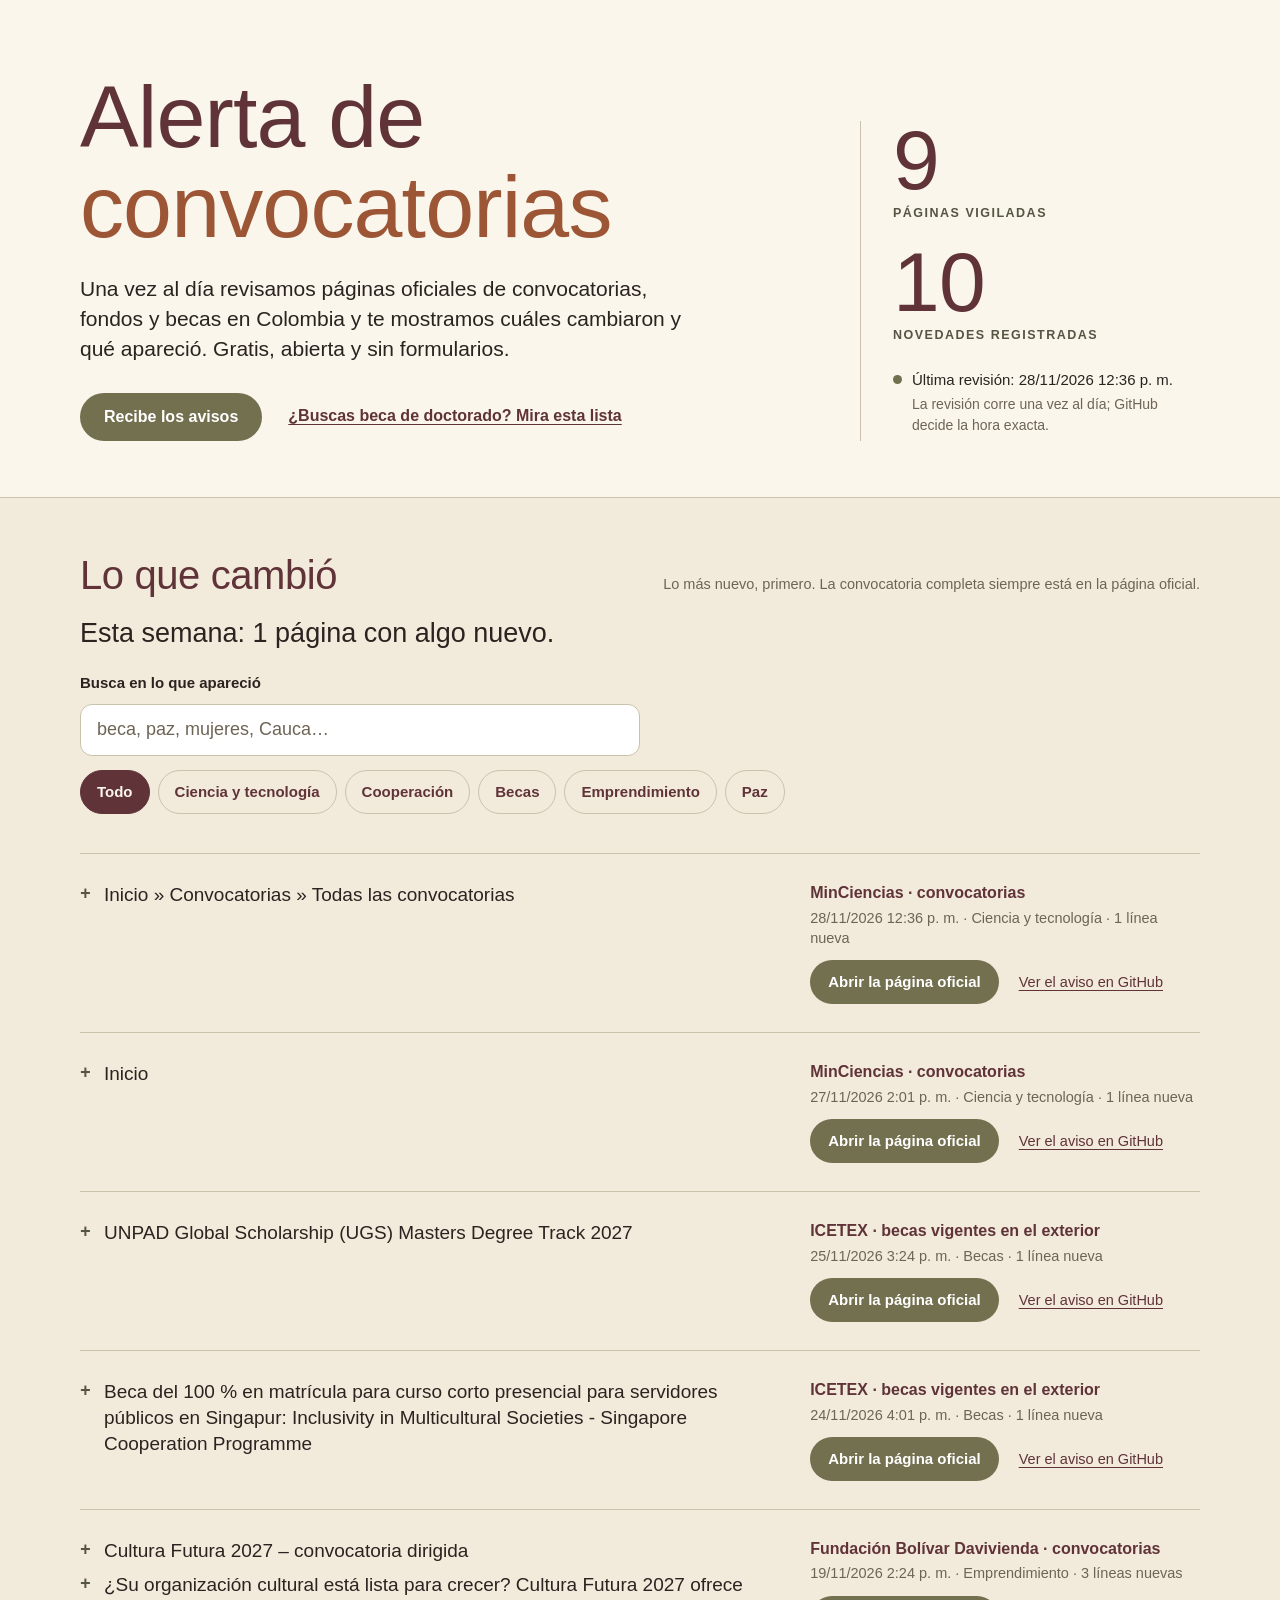
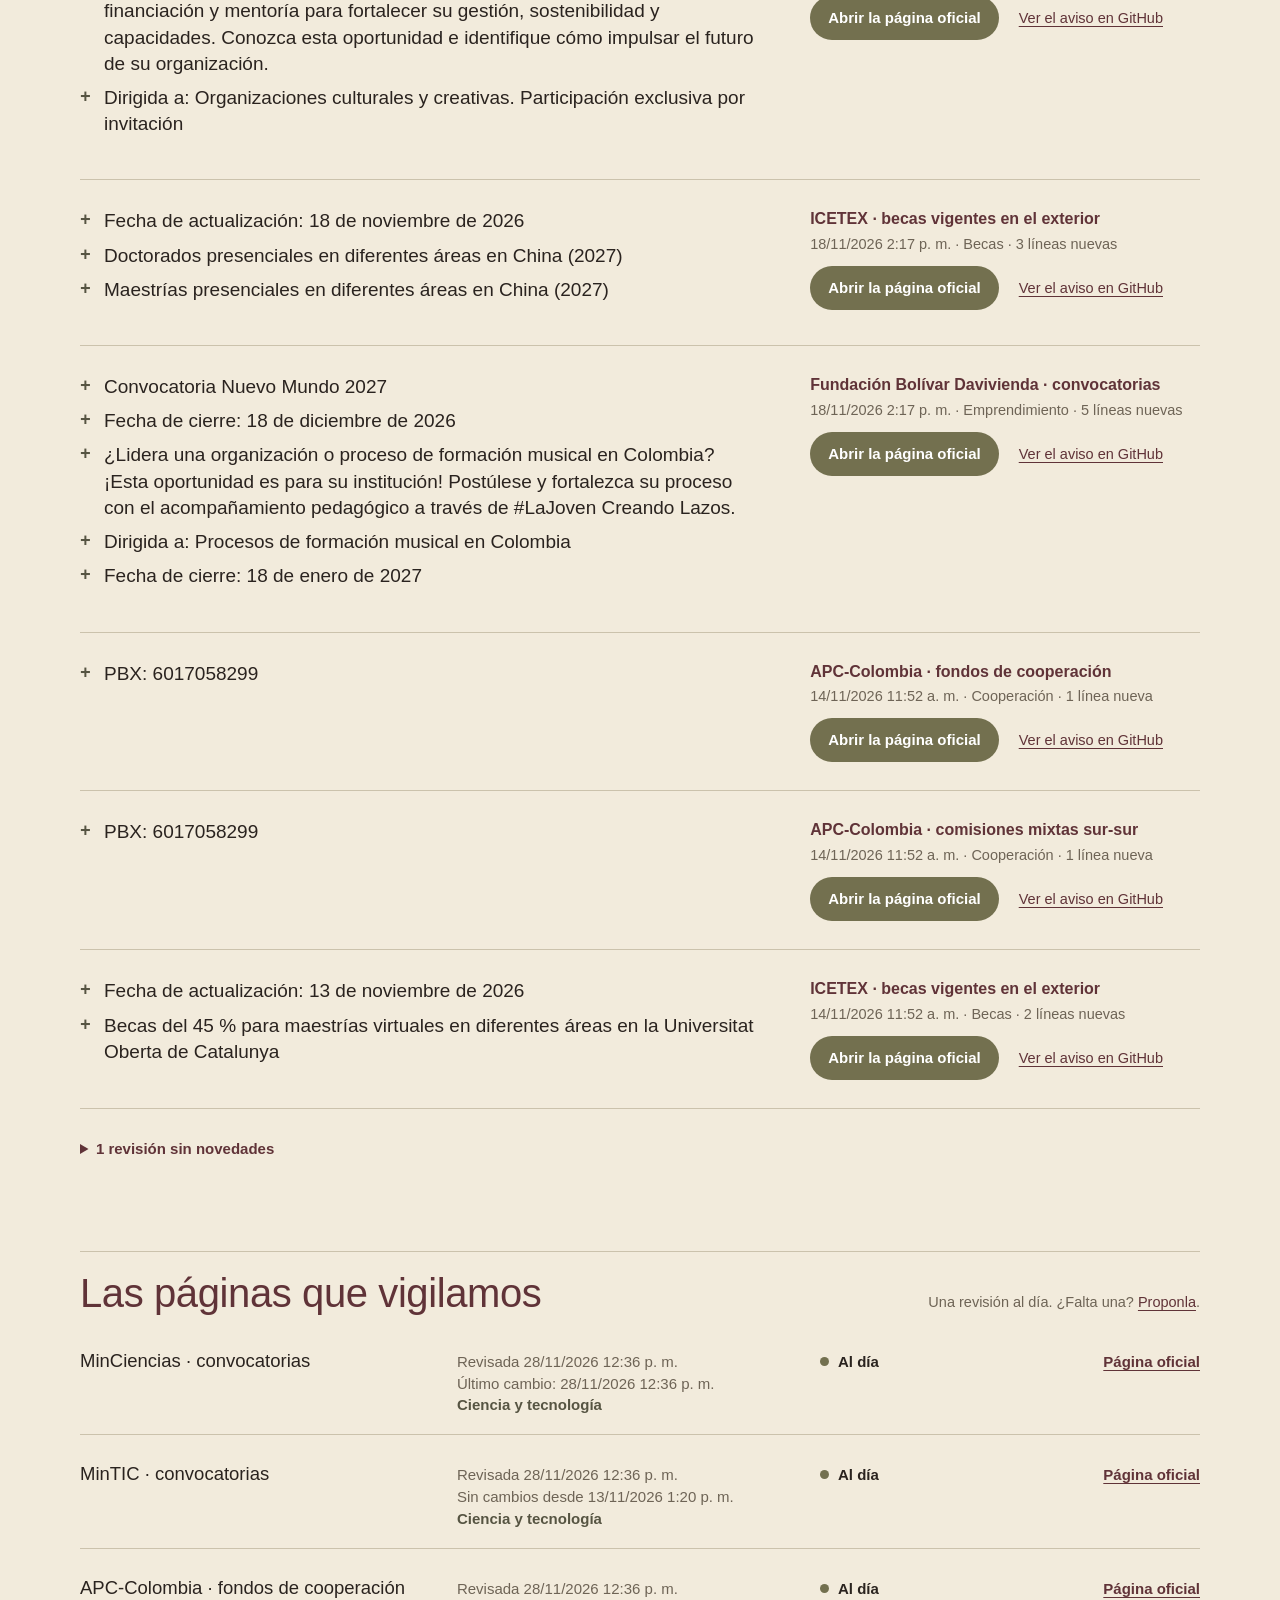
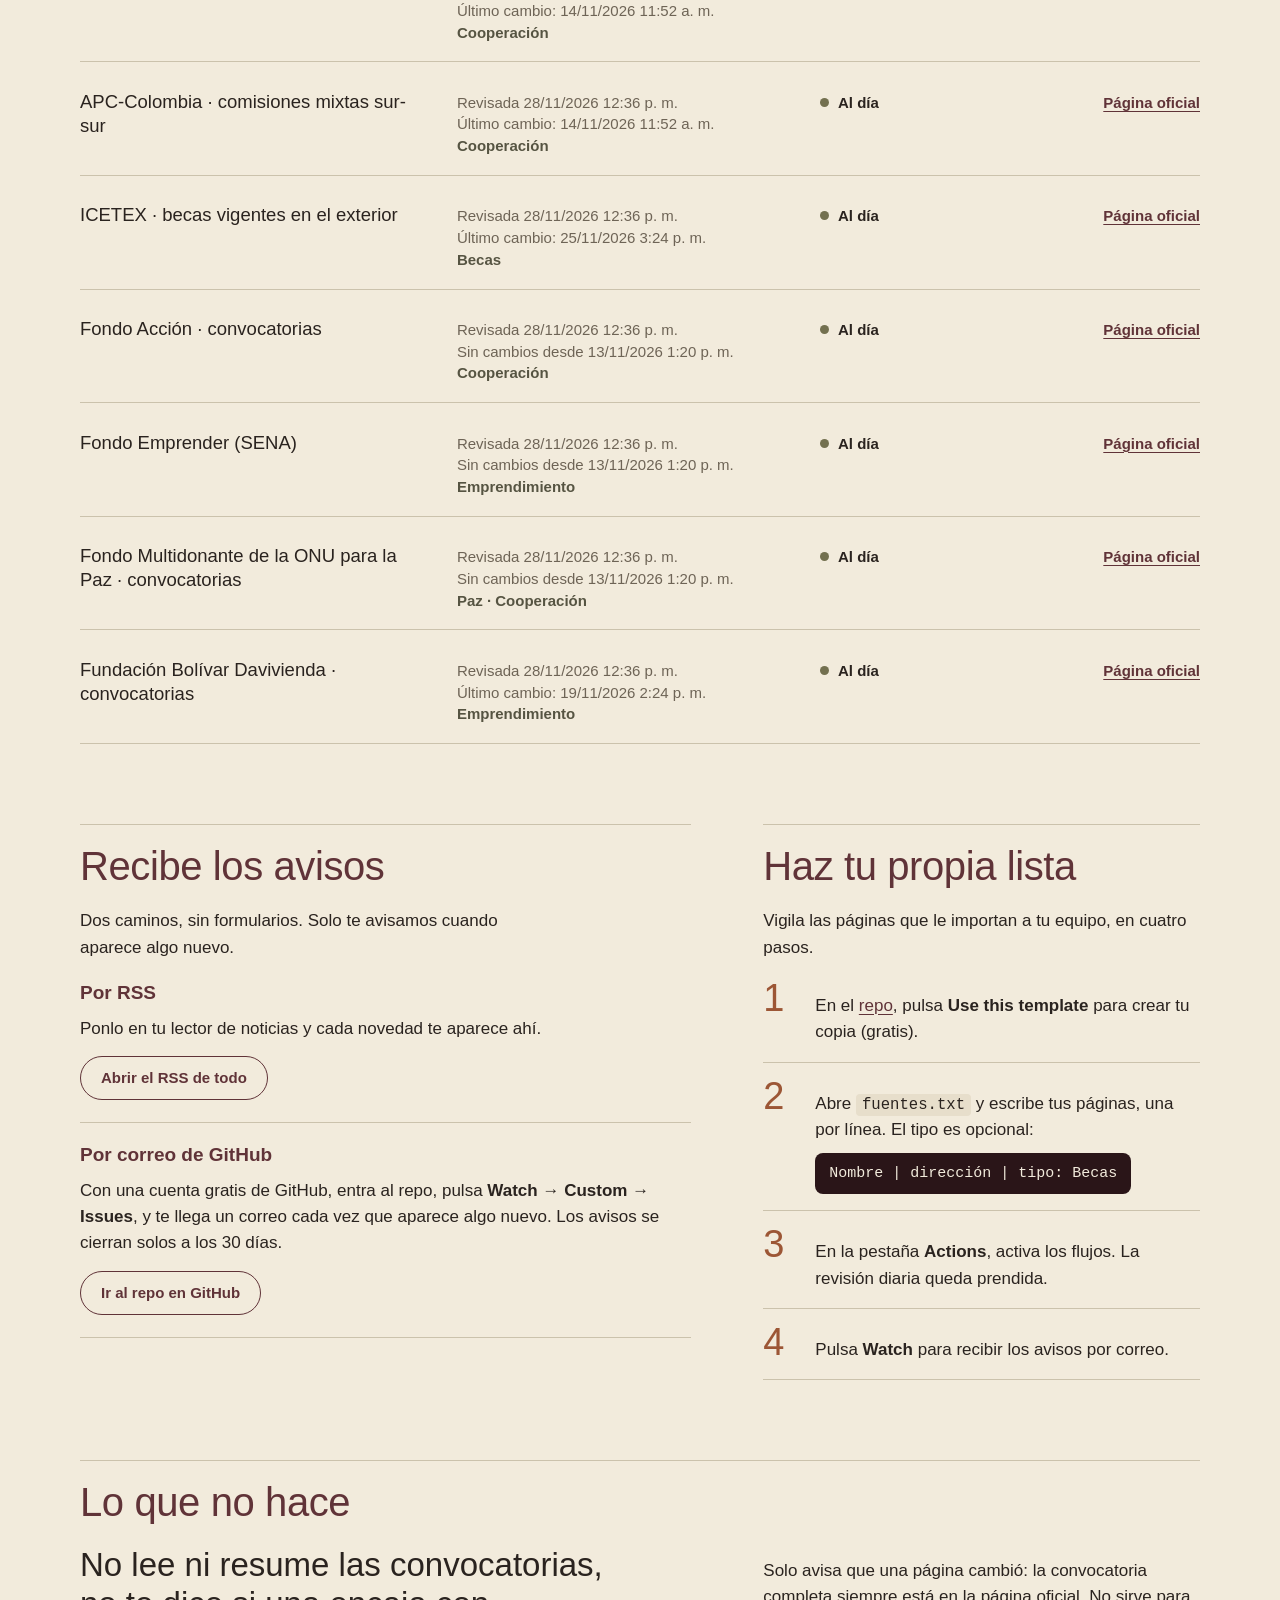
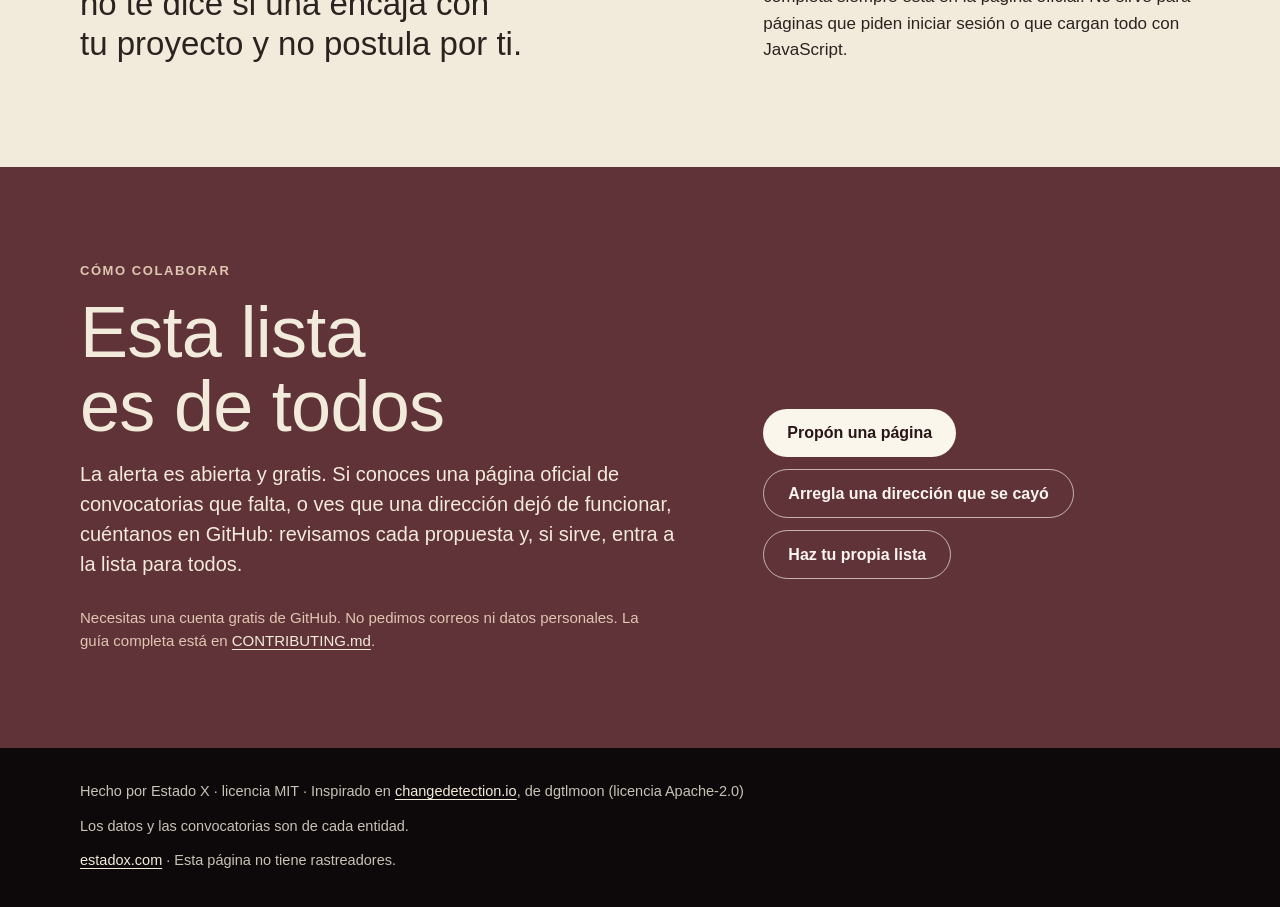
<file: index.html>
<!DOCTYPE html>
<html lang="es">
<head>
<meta charset="utf-8">
<meta name="viewport" content="width=device-width, initial-scale=1, viewport-fit=cover">
<meta name="version" content="2">
<title>Alerta de convocatorias · Estado X</title>
<meta name="description" content="Una vez al día revisamos páginas oficiales de convocatorias, fondos y becas en Colombia y te mostramos cuáles cambiaron y qué apareció. Busca y filtra lo nuevo. Gratis, abierta y sin formularios.">
<meta name="color-scheme" content="light">
<meta name="theme-color" content="#f2ebdc">
<link rel="canonical" href="https://estado-x.github.io/alerta-convocatorias-colombia/">
<meta property="og:type" content="website">
<meta property="og:locale" content="es_CO">
<meta property="og:site_name" content="Alerta de convocatorias · Estado X">
<meta property="og:url" content="https://estado-x.github.io/alerta-convocatorias-colombia/">
<meta property="og:title" content="Alerta de convocatorias">
<meta property="og:description" content="Una vez al día revisamos páginas oficiales de convocatorias, fondos y becas en Colombia y te mostramos cuáles cambiaron y qué apareció. Busca y filtra lo nuevo. Gratis y abierta.">
<meta property="og:image" content="https://estado-x.github.io/alerta-convocatorias-colombia/docs/compartir.png?v=2">
<meta property="og:image:width" content="1200">
<meta property="og:image:height" content="630">
<meta property="og:image:alt" content="Alerta de convocatorias: una vez al día revisamos páginas oficiales de convocatorias, fondos y becas en Colombia. Herramienta abierta y gratis de Estado X.">
<meta name="twitter:card" content="summary_large_image">
<meta name="twitter:title" content="Alerta de convocatorias">
<meta name="twitter:description" content="Una vez al día revisamos páginas oficiales de convocatorias, fondos y becas en Colombia y te mostramos cuáles cambiaron y qué apareció.">
<meta name="twitter:image" content="https://estado-x.github.io/alerta-convocatorias-colombia/docs/compartir.png?v=2">
<link rel="alternate" type="application/atom+xml" title="Alerta de convocatorias · Estado X" href="data/feed.xml">
<link rel="icon" href="assets/favicon.svg" type="image/svg+xml">
<link rel="stylesheet" href="assets/estilos.css">
</head>
<body>
<a class="saltar" href="#cambios">Ir a lo que cambió</a>

<header class="cab">
  <div class="contenedor cab__in">
    <div class="cab__texto">
      <h1>Alerta de <em>convocatorias</em></h1>
      <p class="bajada">Una vez al día revisamos páginas oficiales de convocatorias, fondos y becas en Colombia y te mostramos cuáles cambiaron y qué apareció. Gratis, abierta y sin formularios.</p>
      <div class="cab__accion">
        <a class="boton" href="#avisos">Recibe los avisos</a>
        <a class="enlace-fuerte" href="doctorado/">¿Buscas beca de doctorado? Mira esta lista</a>
      </div>
    </div>
    <div class="pulso">
      <dl class="pulso__cifras">
        <div><dt>Páginas vigiladas</dt><dd id="n-fuentes">–</dd></div>
        <div><dt>Novedades registradas</dt><dd id="n-cambios">–</dd></div>
      </dl>
      <div class="pulso__rev">
        <p><span class="punto" id="punto-general" aria-hidden="true"></span><span>Última revisión: <span id="ultima-revision">cargando…</span></span></p>
        <p class="nota">La revisión corre una vez al día; GitHub decide la hora exacta.</p>
      </div>
    </div>
  </div>
</header>

<main>
  <div class="contenedor cuerpo">

    <section class="seccion" id="cambios" aria-labelledby="t-cambios">
      <div class="seccion__cab">
        <h2 id="t-cambios">Lo que cambió</h2>
        <p class="nota">Lo más nuevo, primero. La convocatoria completa siempre está en la página oficial.</p>
      </div>
      <p class="resumen" id="resumen-semana"></p>
      <form class="filtros" id="form-buscar" role="search" aria-label="Buscar en lo que apareció">
        <label class="filtros__etiqueta" for="buscar">Busca en lo que apareció</label>
        <input class="filtros__campo" id="buscar" type="search" name="buscar" maxlength="80" autocomplete="off" spellcheck="false" placeholder="beca, paz, mujeres, Cauca…">
        <div class="chips" id="filtro-tipos" role="group" aria-label="Filtra por tipo" hidden></div>
        <p class="filtros__cuenta" id="cuenta-filtro" aria-live="polite"></p>
      </form>
      <div id="lista-cambios" aria-busy="true">
        <p class="aviso">Cargando los cambios…</p>
      </div>
      <div id="sin-novedades" hidden></div>
    </section>

    <section class="seccion" id="paginas" aria-labelledby="t-paginas">
      <div class="seccion__cab">
        <h2 id="t-paginas">Las páginas que vigilamos</h2>
        <p class="nota">Una revisión al día. ¿Falta una? <a href="#colaborar">Proponla</a>.</p>
      </div>
      <div id="lista-fuentes" aria-busy="true">
        <p class="aviso">Cargando las páginas…</p>
      </div>
    </section>

    <noscript><p class="aviso aviso--error">Esta página necesita JavaScript para mostrar el estado de hoy y para buscar. Los avisos también llegan por el RSS: data/feed.xml</p></noscript>

    <div class="dos">
      <section class="seccion" id="avisos" aria-labelledby="t-avisos">
        <div class="seccion__cab"><h2 id="t-avisos">Recibe los avisos</h2></div>
        <p class="entrada">Dos caminos, sin formularios. Solo te avisamos cuando aparece algo nuevo.</p>
        <ol class="caminos">
          <li class="camino">
            <h3>Por RSS</h3>
            <p>Ponlo en tu lector de noticias y cada novedad te aparece ahí.</p>
            <p><a class="boton boton--linea" href="data/feed.xml">Abrir el RSS de todo</a></p>
            <div class="rss-tipos" id="rss-tipos" hidden><p class="nota">O solo un tipo:</p></div>
          </li>
          <li class="camino">
            <h3>Por correo de GitHub</h3>
            <p>Con una cuenta gratis de GitHub, entra al repo, pulsa <span class="tecla">Watch</span> → <span class="tecla">Custom</span> → <span class="tecla">Issues</span>, y te llega un correo cada vez que aparece algo nuevo. Los avisos se cierran solos a los 30 días.</p>
            <p><a class="boton boton--linea" href="https://github.com/Estado-X/alerta-convocatorias-colombia" target="_blank" rel="noopener">Ir al repo en GitHub</a></p>
          </li>
        </ol>
      </section>

      <section class="seccion" id="lista" aria-labelledby="t-lista">
        <div class="seccion__cab"><h2 id="t-lista">Haz tu propia lista</h2></div>
        <p class="entrada">Vigila las páginas que le importan a tu equipo, en cuatro pasos.</p>
        <ol class="pasos">
          <li class="paso"><span class="paso__num" aria-hidden="true">1</span><p><span class="sr">1. </span>En el <a href="https://github.com/Estado-X/alerta-convocatorias-colombia" target="_blank" rel="noopener">repo</a>, pulsa <span class="tecla">Use this template</span> para crear tu copia (gratis).</p></li>
          <li class="paso"><span class="paso__num" aria-hidden="true">2</span><div><p><span class="sr">2. </span>Abre <code>fuentes.txt</code> y escribe tus páginas, una por línea. El tipo es opcional:</p><p class="ejemplo"><code>Nombre | dirección | tipo: Becas</code></p></div></li>
          <li class="paso"><span class="paso__num" aria-hidden="true">3</span><p><span class="sr">3. </span>En la pestaña <span class="tecla">Actions</span>, activa los flujos. La revisión diaria queda prendida.</p></li>
          <li class="paso"><span class="paso__num" aria-hidden="true">4</span><p><span class="sr">4. </span>Pulsa <span class="tecla">Watch</span> para recibir los avisos por correo.</p></li>
        </ol>
      </section>
    </div>

    <section class="seccion limites" aria-labelledby="t-no">
      <div class="seccion__cab"><h2 id="t-no">Lo que no hace</h2></div>
      <div class="limites__texto">
        <p class="limites__uno">No lee ni resume las convocatorias, no te dice si una encaja con tu proyecto y no postula por ti.</p>
        <p>Solo avisa que una página cambió: la convocatoria completa siempre está en la página oficial. No sirve para páginas que piden iniciar sesión o que cargan todo con JavaScript.</p>
      </div>
    </section>

  </div>

  <section class="colaborar oscuro" id="colaborar" aria-labelledby="t-colaborar">
    <div class="contenedor colaborar__in">
      <div class="colaborar__texto">
        <p class="kicker">Cómo colaborar</p>
        <h2 id="t-colaborar">Esta lista es de todos</h2>
        <p>La alerta es abierta y gratis. Si conoces una página oficial de convocatorias que falta, o ves que una dirección dejó de funcionar, cuéntanos en GitHub: revisamos cada propuesta y, si sirve, entra a la lista para todos.</p>
      </div>
      <ul class="colaborar__acciones">
        <li><a class="boton boton--claro" href="https://github.com/Estado-X/alerta-convocatorias-colombia/issues/new?template=proponer-pagina.yml" target="_blank" rel="noopener">Propón una página</a></li>
        <li><a class="boton boton--borde-claro" href="https://github.com/Estado-X/alerta-convocatorias-colombia/issues/new?template=direccion-caida.yml" target="_blank" rel="noopener">Arregla una dirección que se cayó</a></li>
        <li><a class="boton boton--borde-claro" href="#lista">Haz tu propia lista</a></li>
      </ul>
      <p class="colaborar__nota">Necesitas una cuenta gratis de GitHub. No pedimos correos ni datos personales. La guía completa está en <a href="https://github.com/Estado-X/alerta-convocatorias-colombia/blob/main/CONTRIBUTING.md" target="_blank" rel="noopener">CONTRIBUTING.md</a>.</p>
    </div>
  </section>
</main>

<footer class="pie oscuro">
  <div class="contenedor pie__in">
    <p>Hecho por Estado X · licencia MIT · Inspirado en <a href="https://github.com/dgtlmoon/changedetection.io" target="_blank" rel="noopener">changedetection.io</a>, de dgtlmoon (licencia Apache-2.0)</p>
    <p>Los datos y las convocatorias son de cada entidad.</p>
    <p><a href="https://estadox.com" target="_blank" rel="noopener">estadox.com</a> · Esta página no tiene rastreadores.</p>
  </div>
</footer>

<script src="assets/filtros.js" defer></script>
<script src="assets/alerta.js" defer></script>
</body>
</html>
</file>
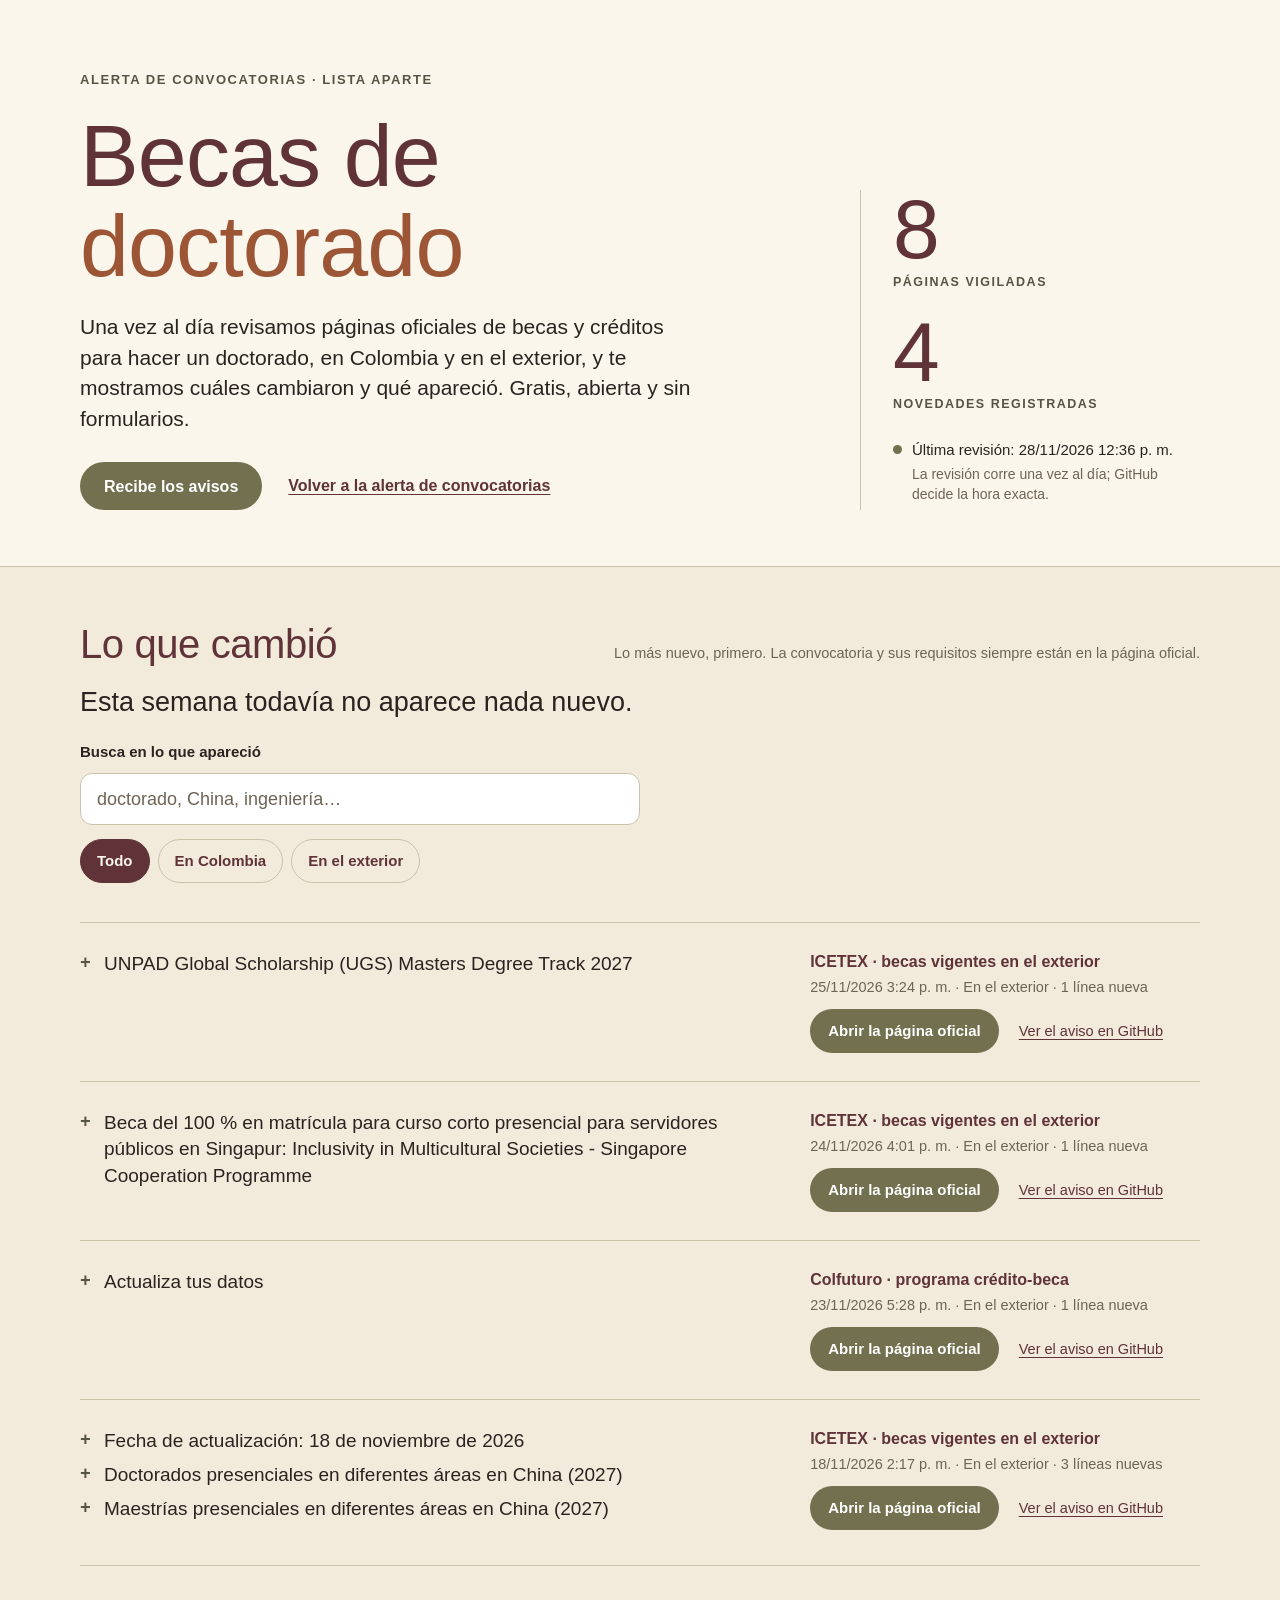
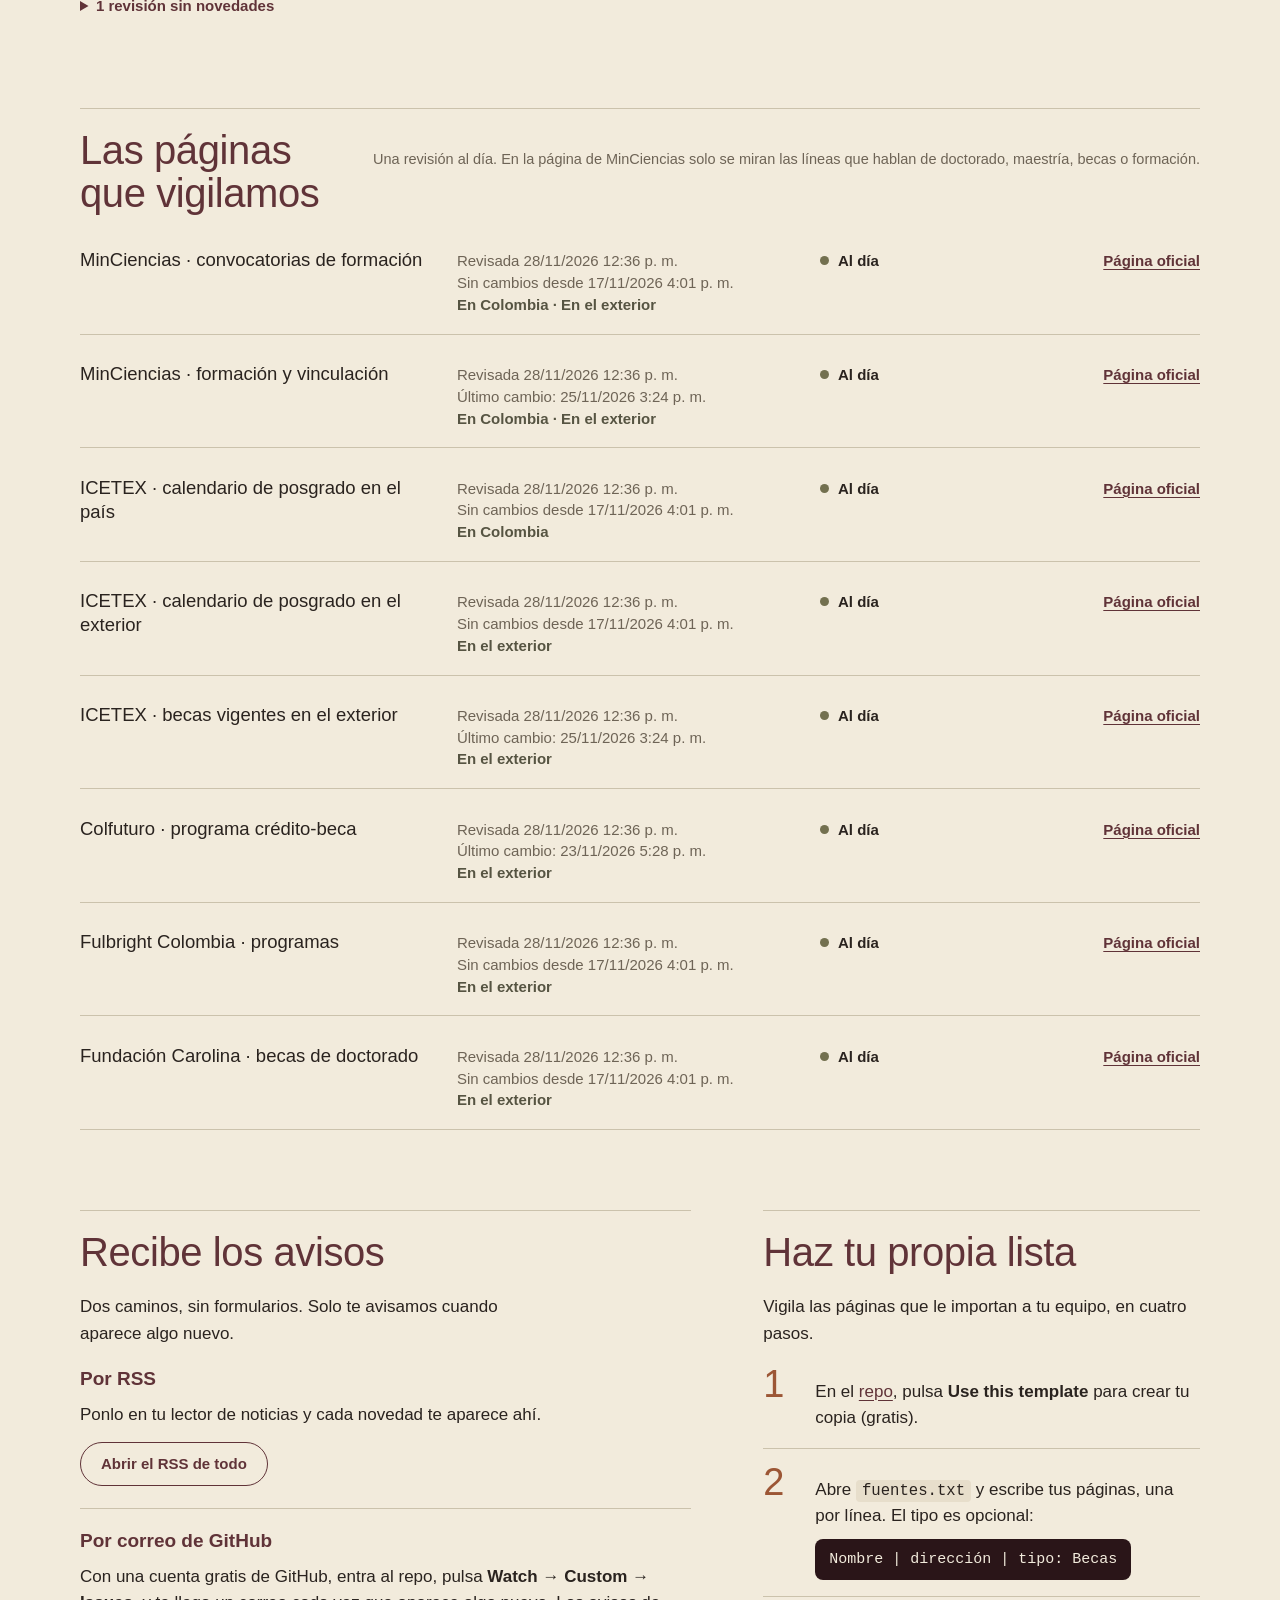
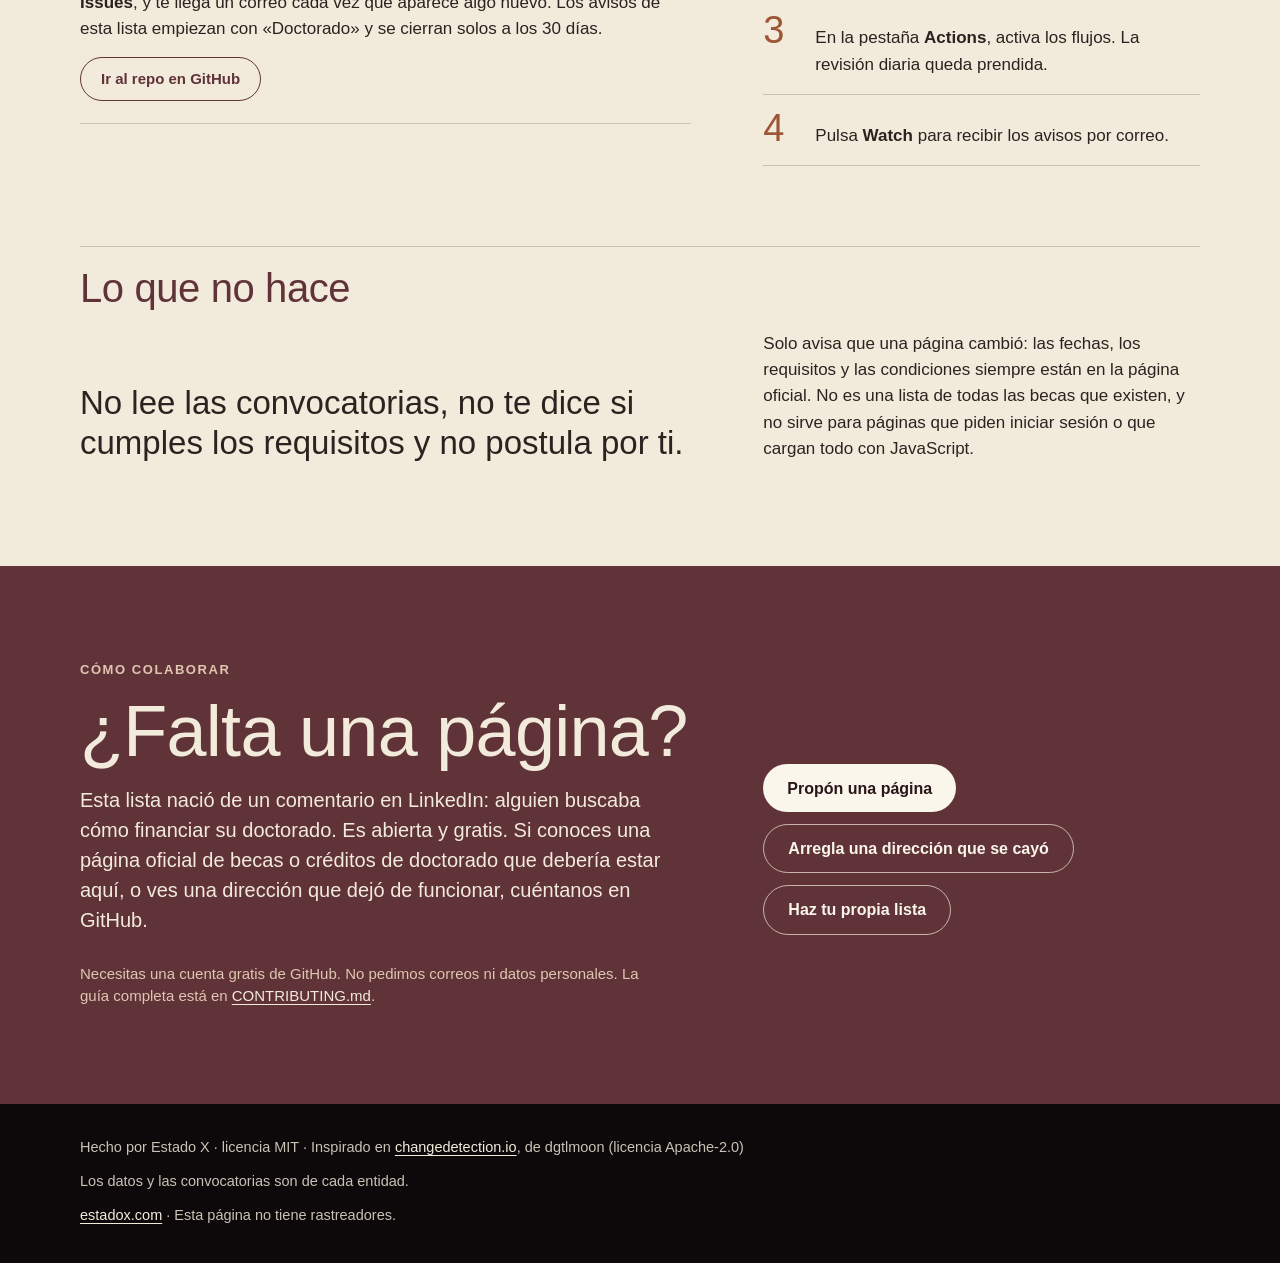
<file: doctorado/index.html>
<!DOCTYPE html>
<html lang="es">
<head>
<meta charset="utf-8">
<meta name="viewport" content="width=device-width, initial-scale=1, viewport-fit=cover">
<meta name="version" content="2">
<title>Becas de doctorado · Alerta de convocatorias · Estado X</title>
<meta name="description" content="Una vez al día revisamos páginas oficiales de becas y créditos para hacer un doctorado, en Colombia y en el exterior, y te mostramos cuáles cambiaron y qué apareció. Gratis, abierta y sin formularios.">
<meta name="color-scheme" content="light">
<meta name="theme-color" content="#f2ebdc">
<link rel="canonical" href="https://estado-x.github.io/alerta-convocatorias-colombia/doctorado/">
<meta property="og:type" content="website">
<meta property="og:locale" content="es_CO">
<meta property="og:site_name" content="Alerta de convocatorias · Estado X">
<meta property="og:url" content="https://estado-x.github.io/alerta-convocatorias-colombia/doctorado/">
<meta property="og:title" content="Becas de doctorado · Alerta de convocatorias">
<meta property="og:description" content="Una vez al día revisamos páginas oficiales de becas y créditos para hacer un doctorado, en Colombia y en el exterior, y te mostramos cuáles cambiaron y qué apareció. Gratis y abierta.">
<meta property="og:image" content="https://estado-x.github.io/alerta-convocatorias-colombia/docs/compartir.png?v=2">
<meta property="og:image:width" content="1200">
<meta property="og:image:height" content="630">
<meta property="og:image:alt" content="Alerta de convocatorias: una vez al día revisamos páginas oficiales de convocatorias, fondos y becas en Colombia. Herramienta abierta y gratis de Estado X.">
<meta name="twitter:card" content="summary_large_image">
<meta name="twitter:title" content="Becas de doctorado · Alerta de convocatorias">
<meta name="twitter:description" content="Una vez al día revisamos páginas oficiales de becas y créditos para hacer un doctorado, en Colombia y en el exterior, y te mostramos cuáles cambiaron.">
<meta name="twitter:image" content="https://estado-x.github.io/alerta-convocatorias-colombia/docs/compartir.png?v=2">
<link rel="alternate" type="application/atom+xml" title="Becas de doctorado · Estado X" href="../data/doctorado/feed.xml">
<link rel="icon" href="../assets/favicon.svg" type="image/svg+xml">
<link rel="stylesheet" href="../assets/estilos.css">
</head>
<body data-datos="../data/doctorado/" data-fuentes="../fuentes-doctorado.txt">
<a class="saltar" href="#cambios">Ir a lo que cambió</a>

<header class="cab">
  <div class="contenedor cab__in">
    <div class="cab__texto">
      <p class="kicker">Alerta de convocatorias · lista aparte</p>
      <h1>Becas de <em>doctorado</em></h1>
      <p class="bajada">Una vez al día revisamos páginas oficiales de becas y créditos para hacer un doctorado, en Colombia y en el exterior, y te mostramos cuáles cambiaron y qué apareció. Gratis, abierta y sin formularios.</p>
      <div class="cab__accion">
        <a class="boton" href="#avisos">Recibe los avisos</a>
        <a class="enlace-fuerte" href="../">Volver a la alerta de convocatorias</a>
      </div>
    </div>
    <div class="pulso">
      <dl class="pulso__cifras">
        <div><dt>Páginas vigiladas</dt><dd id="n-fuentes">–</dd></div>
        <div><dt>Novedades registradas</dt><dd id="n-cambios">–</dd></div>
      </dl>
      <div class="pulso__rev">
        <p><span class="punto" id="punto-general" aria-hidden="true"></span><span>Última revisión: <span id="ultima-revision">cargando…</span></span></p>
        <p class="nota">La revisión corre una vez al día; GitHub decide la hora exacta.</p>
      </div>
    </div>
  </div>
</header>

<main>
  <div class="contenedor cuerpo">

    <section class="seccion" id="cambios" aria-labelledby="t-cambios">
      <div class="seccion__cab">
        <h2 id="t-cambios">Lo que cambió</h2>
        <p class="nota">Lo más nuevo, primero. La convocatoria y sus requisitos siempre están en la página oficial.</p>
      </div>
      <p class="resumen" id="resumen-semana"></p>
      <form class="filtros" id="form-buscar" role="search" aria-label="Buscar en lo que apareció">
        <label class="filtros__etiqueta" for="buscar">Busca en lo que apareció</label>
        <input class="filtros__campo" id="buscar" type="search" name="buscar" maxlength="80" autocomplete="off" spellcheck="false" placeholder="doctorado, China, ingeniería…">
        <div class="chips" id="filtro-tipos" role="group" aria-label="Filtra por dónde se estudia" hidden></div>
        <p class="filtros__cuenta" id="cuenta-filtro" aria-live="polite"></p>
      </form>
      <div id="lista-cambios" aria-busy="true">
        <p class="aviso">Cargando los cambios…</p>
      </div>
      <div id="sin-novedades" hidden></div>
    </section>

    <section class="seccion" id="paginas" aria-labelledby="t-paginas">
      <div class="seccion__cab">
        <h2 id="t-paginas">Las páginas que vigilamos</h2>
        <p class="nota">Una revisión al día. En la página de MinCiencias solo se miran las líneas que hablan de doctorado, maestría, becas o formación.</p>
      </div>
      <div id="lista-fuentes" aria-busy="true">
        <p class="aviso">Cargando las páginas…</p>
      </div>
    </section>

    <noscript><p class="aviso aviso--error">Esta página necesita JavaScript para mostrar el estado de hoy y para buscar. Los avisos también llegan por el RSS: data/doctorado/feed.xml</p></noscript>

    <div class="dos">
      <section class="seccion" id="avisos" aria-labelledby="t-avisos">
        <div class="seccion__cab"><h2 id="t-avisos">Recibe los avisos</h2></div>
        <p class="entrada">Dos caminos, sin formularios. Solo te avisamos cuando aparece algo nuevo.</p>
        <ol class="caminos">
          <li class="camino">
            <h3>Por RSS</h3>
            <p>Ponlo en tu lector de noticias y cada novedad te aparece ahí.</p>
            <p><a class="boton boton--linea" href="../data/doctorado/feed.xml">Abrir el RSS de todo</a></p>
            <div class="rss-tipos" id="rss-tipos" hidden><p class="nota">O solo una parte:</p></div>
          </li>
          <li class="camino">
            <h3>Por correo de GitHub</h3>
            <p>Con una cuenta gratis de GitHub, entra al repo, pulsa <span class="tecla">Watch</span> → <span class="tecla">Custom</span> → <span class="tecla">Issues</span>, y te llega un correo cada vez que aparece algo nuevo. Los avisos de esta lista empiezan con «Doctorado» y se cierran solos a los 30 días.</p>
            <p><a class="boton boton--linea" href="https://github.com/Estado-X/alerta-convocatorias-colombia" target="_blank" rel="noopener">Ir al repo en GitHub</a></p>
          </li>
        </ol>
      </section>

      <section class="seccion" id="lista" aria-labelledby="t-lista">
        <div class="seccion__cab"><h2 id="t-lista">Haz tu propia lista</h2></div>
        <p class="entrada">Vigila las páginas que le importan a tu equipo, en cuatro pasos.</p>
        <ol class="pasos">
          <li class="paso"><span class="paso__num" aria-hidden="true">1</span><p><span class="sr">1. </span>En el <a href="https://github.com/Estado-X/alerta-convocatorias-colombia" target="_blank" rel="noopener">repo</a>, pulsa <span class="tecla">Use this template</span> para crear tu copia (gratis).</p></li>
          <li class="paso"><span class="paso__num" aria-hidden="true">2</span><div><p><span class="sr">2. </span>Abre <code>fuentes.txt</code> y escribe tus páginas, una por línea. El tipo es opcional:</p><p class="ejemplo"><code>Nombre | dirección | tipo: Becas</code></p></div></li>
          <li class="paso"><span class="paso__num" aria-hidden="true">3</span><p><span class="sr">3. </span>En la pestaña <span class="tecla">Actions</span>, activa los flujos. La revisión diaria queda prendida.</p></li>
          <li class="paso"><span class="paso__num" aria-hidden="true">4</span><p><span class="sr">4. </span>Pulsa <span class="tecla">Watch</span> para recibir los avisos por correo.</p></li>
        </ol>
      </section>
    </div>

    <section class="seccion limites" aria-labelledby="t-no">
      <div class="seccion__cab"><h2 id="t-no">Lo que no hace</h2></div>
      <div class="limites__texto">
        <p class="limites__uno">No lee las convocatorias, no te dice si cumples los requisitos y no postula por ti.</p>
        <p>Solo avisa que una página cambió: las fechas, los requisitos y las condiciones siempre están en la página oficial. No es una lista de todas las becas que existen, y no sirve para páginas que piden iniciar sesión o que cargan todo con JavaScript.</p>
      </div>
    </section>

  </div>

  <section class="colaborar oscuro" id="colaborar" aria-labelledby="t-colaborar">
    <div class="contenedor colaborar__in">
      <div class="colaborar__texto">
        <p class="kicker">Cómo colaborar</p>
        <h2 id="t-colaborar">¿Falta una página?</h2>
        <p>Esta lista nació de un comentario en LinkedIn: alguien buscaba cómo financiar su doctorado. Es abierta y gratis. Si conoces una página oficial de becas o créditos de doctorado que debería estar aquí, o ves una dirección que dejó de funcionar, cuéntanos en GitHub.</p>
      </div>
      <ul class="colaborar__acciones">
        <li><a class="boton boton--claro" href="https://github.com/Estado-X/alerta-convocatorias-colombia/issues/new?template=proponer-pagina.yml" target="_blank" rel="noopener">Propón una página</a></li>
        <li><a class="boton boton--borde-claro" href="https://github.com/Estado-X/alerta-convocatorias-colombia/issues/new?template=direccion-caida.yml" target="_blank" rel="noopener">Arregla una dirección que se cayó</a></li>
        <li><a class="boton boton--borde-claro" href="#lista">Haz tu propia lista</a></li>
      </ul>
      <p class="colaborar__nota">Necesitas una cuenta gratis de GitHub. No pedimos correos ni datos personales. La guía completa está en <a href="https://github.com/Estado-X/alerta-convocatorias-colombia/blob/main/CONTRIBUTING.md" target="_blank" rel="noopener">CONTRIBUTING.md</a>.</p>
    </div>
  </section>
</main>

<footer class="pie oscuro">
  <div class="contenedor pie__in">
    <p>Hecho por Estado X · licencia MIT · Inspirado en <a href="https://github.com/dgtlmoon/changedetection.io" target="_blank" rel="noopener">changedetection.io</a>, de dgtlmoon (licencia Apache-2.0)</p>
    <p>Los datos y las convocatorias son de cada entidad.</p>
    <p><a href="https://estadox.com" target="_blank" rel="noopener">estadox.com</a> · Esta página no tiene rastreadores.</p>
  </div>
</footer>

<script src="../assets/filtros.js" defer></script>
<script src="../assets/alerta.js" defer></script>
</body>
</html>
</file>
<file: assets/estilos.css>
/* Alerta de convocatorias · Estado X
   Carril editorial (crema) y un solo bloque de color (vino) para colaborar.
   Colores del design system de Estado X. La letra usa la pila de respaldo del sistema:
   la licencia de Neue Haas es de escritorio y no cubre páginas publicadas. */
:root {
  --marfil: #f2ebdc; --marfil-050: #faf6ec; --marfil-200: #e7decb;
  --vino: #603338; --vino-700: #4a272b; --vino-profundo: #2a1518; --negro-calido: #0d090a;
  --cobre: #9c5635; --cobre-osc: #7e4329; --cobre-claro: #c98f63; --arena: #dfc6b1;
  --oliva: #73704f; --oliva-700: #565442; --cadmio: #ffff55;
  --tinta: #2a231f; --muted: #6e6456;
  --borde: #e7decb; --borde-fuerte: #cbc2ac;
  --titulo: "Inter", "Helvetica Neue", Helvetica, Arial, sans-serif;
  --sans: "Helvetica Neue", Helvetica, Arial, sans-serif;
  --mono: ui-monospace, "Cascadia Mono", "SF Mono", Menlo, Consolas, monospace;
  --r-sm: 8px; --r-md: 12px;
  --ease: cubic-bezier(.22, 1, .36, 1);
  color-scheme: light;
}

* { box-sizing: border-box; }
html { -webkit-text-size-adjust: 100%; scroll-behavior: smooth; }
body { margin: 0; background: var(--marfil); color: var(--tinta); font: 400 17px/1.55 var(--sans); overflow-wrap: break-word; }
p, ul, ol, dl, dd, h1, h2, h3 { margin: 0; }
ul, ol { padding: 0; list-style: none; }
a { color: var(--vino); text-underline-offset: 3px; text-decoration-thickness: 1px; }
a:hover { color: var(--cobre-osc); }
[hidden] { display: none !important; }

a:focus-visible, button:focus-visible, summary:focus-visible { outline: 3px solid var(--vino); outline-offset: 3px; border-radius: 4px; }
.boton:focus-visible, .chip:focus-visible { border-radius: 999px; }
.oscuro a:focus-visible { outline-color: var(--arena); }

.sr { position: absolute; width: 1px; height: 1px; overflow: hidden; clip: rect(0 0 0 0); clip-path: inset(50%); white-space: nowrap; }
.saltar { position: absolute; left: 16px; top: -60px; z-index: 5; background: var(--vino); color: var(--marfil); padding: 10px 14px; border-radius: 0 0 var(--r-sm) var(--r-sm); }
.saltar:focus { top: 0; color: var(--marfil); }

.contenedor { max-width: 1160px; margin-inline: auto; padding-inline: max(20px, env(safe-area-inset-left)) max(20px, env(safe-area-inset-right)); }

.kicker { font: 600 13px/1.3 var(--sans); letter-spacing: .12em; text-transform: uppercase; color: var(--oliva-700); }
.nota { font-size: 14.5px; line-height: 1.45; color: var(--muted); }

/* ---------- Cabecera ---------- */
.cab { background: var(--marfil-050); border-bottom: 1px solid var(--borde-fuerte); }
.cab__in { padding-block: 40px 32px; display: grid; gap: 28px; }
.cab__texto { display: grid; gap: 18px; justify-items: start; align-content: start; min-width: 0; }
h1 { font: 300 clamp(36px, 11.5vw, 88px)/1.02 var(--titulo); letter-spacing: -.01em; color: var(--vino); text-wrap: balance; overflow-wrap: normal; }
h1 em { font-style: normal; font-weight: inherit; color: var(--cobre); }
.bajada { font-size: clamp(18px, 2.2vw, 21px); line-height: 1.45; max-width: 54ch; }
.cab__accion { display: flex; flex-wrap: wrap; gap: 14px 26px; align-items: center; margin-top: 6px; width: 100%; }
.enlace-fuerte { font-weight: 600; font-size: 16px; padding-block: 8px; }

.boton {
  display: inline-flex; align-items: center; justify-content: center; text-align: center;
  font: 600 16px/1.2 var(--sans); text-decoration: none;
  min-height: 48px; padding: 14px 24px; border-radius: 999px; border: 0; cursor: pointer;
  background: var(--oliva); color: #fff;
  transition: background .14s var(--ease), color .14s var(--ease), border-color .14s var(--ease), transform .1s var(--ease);
}
.boton:hover { background: var(--oliva-700); color: #fff; }
.boton:active { transform: scale(.98); }
.boton--claro { background: var(--marfil-050); color: var(--vino-profundo); }
.boton--claro:hover { background: #fff; color: var(--vino-profundo); }
.boton--borde-claro { background: transparent; color: var(--marfil-050); border: 1.5px solid rgba(242, 235, 220, .7); }
.boton--borde-claro:hover { background: var(--marfil-050); color: var(--vino-profundo); }
.boton--linea { background: transparent; color: var(--vino); border: 1.5px solid var(--vino); min-height: 44px; padding: 10px 20px; font-size: 15px; }
.boton--linea:hover { background: var(--vino); color: var(--marfil-050); }
.boton--chico { min-height: 44px; padding: 10px 18px; font-size: 15px; }

/* Pulso: el estado de hoy, en la cabecera */
.pulso { display: grid; gap: 18px; padding-top: 22px; border-top: 1px solid var(--borde-fuerte); min-width: 0; }
.pulso__rev { display: grid; gap: 4px; }
.pulso__rev p:first-child { display: flex; gap: 10px; align-items: baseline; font-size: 15px; line-height: 1.4; }
.pulso__rev .nota { padding-left: 19px; font-size: 14px; }
.pulso__cifras { display: grid; grid-template-columns: repeat(2, minmax(0, 1fr)); gap: 20px; }
.pulso__cifras div { display: flex; flex-direction: column-reverse; justify-content: flex-end; gap: 4px; }
.pulso__cifras dt { font: 600 12.5px/1.3 var(--sans); letter-spacing: .12em; text-transform: uppercase; color: var(--oliva-700); }
.pulso__cifras dd { font: 300 clamp(52px, 13vw, 76px)/.95 var(--titulo); color: var(--vino); letter-spacing: -.01em; font-variant-numeric: tabular-nums; }

.punto { flex: none; display: inline-block; width: 9px; height: 9px; border-radius: 50%; background: var(--borde-fuerte); transform: translateY(-1px); }
.punto--ok, .estado--ok .punto { background: var(--oliva); }
.punto--error, .estado--error .punto { background: transparent; box-shadow: inset 0 0 0 2px var(--cobre); }
.estado--nueva .punto { background: var(--cobre); }

/* ---------- Cuerpo ---------- */
.cuerpo { padding-block: 36px 72px; display: grid; gap: 56px; }
.seccion { min-width: 0; scroll-margin-top: 16px; }
.seccion__cab { display: grid; gap: 6px; padding-top: 20px; border-top: 1px solid var(--borde-fuerte); margin-bottom: 20px; }
.seccion__cab h2 { font: 300 clamp(30px, 4.4vw, 40px)/1.08 var(--titulo); letter-spacing: -.01em; color: var(--vino); text-wrap: balance; }
#cambios .seccion__cab { border-top: 0; padding-top: 0; }
.entrada { margin-bottom: 20px; max-width: 46ch; }

.aviso { padding: 18px 20px; border: 1px dashed var(--borde-fuerte); border-radius: var(--r-md); color: var(--muted); }
.aviso--error { border-style: solid; border-color: var(--cobre); color: var(--tinta); background: var(--marfil-050); }

/* Resumen de la semana, buscador y filtros */
.resumen { font: 300 clamp(22px, 2.8vw, 27px)/1.25 var(--titulo); color: var(--tinta); margin-bottom: 20px; }
.filtros { display: grid; gap: 10px; margin-bottom: 8px; }
.filtros__etiqueta { font-weight: 600; font-size: 15px; }
.filtros__campo {
  width: 100%; max-width: 560px; min-height: 52px; padding: 12px 16px;
  font: 400 18px/1.3 var(--sans); color: var(--tinta);
  background: #fff; border: 1.5px solid var(--borde-fuerte); border-radius: var(--r-md);
  -webkit-appearance: none; appearance: none;
}
.filtros__campo::placeholder { color: var(--muted); opacity: 1; }
.filtros__campo:focus { outline: 3px solid var(--vino); outline-offset: 2px; border-color: var(--vino); }
.chips { display: flex; flex-wrap: wrap; gap: 8px; margin-top: 4px; }
.chip {
  font: 600 15px/1.2 var(--sans); min-height: 44px; padding: 10px 16px; border-radius: 999px; cursor: pointer;
  background: transparent; color: var(--vino); border: 1.5px solid var(--borde-fuerte);
  transition: background .14s var(--ease), color .14s var(--ease), border-color .14s var(--ease);
}
.chip:hover { border-color: var(--vino); }
.chip[aria-pressed="true"] { background: var(--vino); border-color: var(--vino); color: var(--marfil-050); }
.filtros__cuenta { font-size: 15px; color: var(--muted); min-height: 1.4em; }
mark { background: transparent; color: var(--cobre-osc); font-weight: 700; }

/* Estado vacío */
.vacio { display: grid; gap: 12px; justify-items: start; padding: 24px 0; border-top: 1px solid var(--borde-fuerte); }
.vacio__titulo { font: 300 clamp(23px, 3vw, 30px)/1.18 var(--titulo); color: var(--vino); max-width: 30ch; text-wrap: balance; }
.vacio__texto { color: var(--muted); max-width: 56ch; }

/* Cambios: primero lo que apareció, después quién y cuándo */
.cambios { display: grid; border-bottom: 1px solid var(--borde-fuerte); }
.cambio { display: grid; gap: 14px; padding: 24px 0; border-top: 1px solid var(--borde-fuerte); min-width: 0; }
.lineas { display: grid; gap: 8px; }
.lineas li { position: relative; padding-left: 24px; font-size: 19px; line-height: 1.38; color: var(--tinta); overflow-wrap: anywhere; }
.lineas li::before { content: "+"; content: "+" / ""; position: absolute; left: 0; top: 0; font: 600 18px/1.38 var(--mono); color: var(--oliva-700); }
.lineas__mas { padding-left: 24px; font-size: 15px; color: var(--muted); }
.cambio__pie { display: grid; gap: 12px; align-items: end; min-width: 0; }
.cambio__quien { display: grid; gap: 4px; min-width: 0; }
.cambio__nombre { font: 600 16px/1.35 var(--sans); color: var(--vino); }
.cambio__fecha { font-size: 14.5px; line-height: 1.4; color: var(--muted); font-variant-numeric: tabular-nums; }
.cambio__acciones { display: flex; flex-wrap: wrap; gap: 8px 20px; align-items: center; }
.cambio__aviso { display: inline-flex; align-items: center; min-height: 44px; font-size: 14.5px; }
.ver-mas { margin-top: 20px; }

.sin-novedades { margin-top: 18px; font-size: 15px; color: var(--muted); }
.sin-novedades summary { cursor: pointer; font-weight: 600; color: var(--vino); padding-block: 10px; min-height: 44px; }
.sin-novedades .nota { margin-bottom: 8px; }
.sin-novedades__lista { display: grid; gap: 4px; }

/* Páginas vigiladas */
.fuentes { border-bottom: 1px solid var(--borde-fuerte); }
.fuente { display: grid; grid-template-columns: minmax(0, 1fr) auto; column-gap: 16px; row-gap: 4px; padding: 18px 0; border-top: 1px solid var(--borde-fuerte); align-items: baseline; }
.fuente:first-child { border-top: 0; padding-top: 4px; }
.fuente__nombre { grid-column: 1 / -1; font: 500 18.5px/1.3 var(--sans); color: var(--tinta); }
.fuente__datos { grid-column: 1 / -1; min-width: 0; }
.fuente__dato { font-size: 15px; line-height: 1.45; color: var(--muted); font-variant-numeric: tabular-nums; }
.fuente__tipo { color: var(--oliva-700); font-weight: 600; }
.estado { grid-column: 1; display: flex; gap: 9px; align-items: baseline; font-size: 15px; line-height: 1.4; font-weight: 600; color: var(--tinta); margin-top: 8px; }
.estado--error { font-weight: 400; }
.fuente__enlace { grid-column: 2; justify-self: end; align-self: end; display: inline-flex; align-items: center; min-height: 44px; font-size: 15px; font-weight: 600; white-space: nowrap; }
.fuente__enlace--no { color: var(--muted); font-weight: 400; }

/* Avisos y lista propia */
.dos { display: grid; gap: 56px; }
.caminos { display: grid; border-bottom: 1px solid var(--borde-fuerte); }
.camino { display: grid; gap: 10px; justify-items: start; padding: 20px 0 22px; border-top: 1px solid var(--borde-fuerte); }
.camino:first-child { border-top: 0; padding-top: 0; }
.camino h3 { font: 600 19px/1.3 var(--sans); color: var(--vino); }
.camino .boton { margin-top: 4px; }
.rss-tipos { display: grid; gap: 6px; }
.rss-tipos__lista { display: flex; flex-wrap: wrap; gap: 0 18px; }
.rss-tipos__lista a { display: inline-block; padding-block: 8px; font-weight: 600; font-size: 15px; }
.tecla { font-weight: 600; white-space: nowrap; color: var(--tinta); }
code { font: 500 .92em/1.4 var(--mono); background: var(--marfil-200); padding: 2px 6px; border-radius: 4px; overflow-wrap: anywhere; }

.pasos { display: grid; border-bottom: 1px solid var(--borde-fuerte); }
.paso { display: grid; grid-template-columns: 40px minmax(0, 1fr); column-gap: 12px; align-items: baseline; padding: 16px 0; border-top: 1px solid var(--borde-fuerte); }
.paso:first-child { border-top: 0; padding-top: 0; }
.paso__num { font: 300 38px/.9 var(--titulo); color: var(--cobre); }
.ejemplo { margin-top: 10px; }
.ejemplo code { display: inline-block; background: var(--vino-profundo); color: var(--marfil); padding: 10px 14px; border-radius: var(--r-sm); font-size: 15px; }

/* Lo que no hace */
.limites__texto { display: grid; gap: 14px; }
.limites__uno { font: 300 clamp(24px, 3.2vw, 33px)/1.2 var(--titulo); color: var(--tinta); max-width: 34ch; text-wrap: balance; }
.limites__texto p:not(.limites__uno) { max-width: 62ch; color: var(--tinta); }

/* ---------- Colaborar: el único bloque de color ---------- */
.oscuro { color: var(--marfil); }
.oscuro a:not(.boton) { color: var(--marfil); }
.oscuro .kicker { color: var(--arena); }
.colaborar { background: var(--vino); padding-block: 64px 68px; scroll-margin-top: 0; }
.colaborar__in { display: grid; gap: 28px; }
.colaborar__texto { display: grid; gap: 16px; justify-items: start; }
.colaborar h2 { font: 300 clamp(40px, 9vw, 72px)/1.02 var(--titulo); letter-spacing: -.01em; color: var(--marfil); text-wrap: balance; }
.colaborar__texto p:not(.kicker) { max-width: 58ch; font-size: clamp(18px, 2.1vw, 20px); line-height: 1.5; }
.colaborar__acciones { display: flex; flex-wrap: wrap; gap: 12px; }
.colaborar__nota { font-size: 15px; line-height: 1.5; color: var(--arena); max-width: 70ch; }

.pie { background: var(--negro-calido); padding-block: 28px 32px; font-size: 14.5px; }
.pie__in { display: grid; gap: 8px; }
.pie p { color: rgba(242, 235, 220, .82); }
.pie a { display: inline-block; padding-block: 4px; }

/* ---------- Anchos ---------- */
@media (max-width: 619px) {
  .cab__accion .boton, .colaborar__acciones li, .colaborar__acciones .boton { width: 100%; }
}
@media (min-width: 720px) {
  .seccion__cab { grid-template-columns: minmax(0, 1fr) auto; align-items: baseline; column-gap: 32px; }
  .filtros { grid-template-columns: minmax(0, 560px) minmax(0, 1fr); column-gap: 24px; align-items: center; }
  .filtros__etiqueta, .chips, .filtros__cuenta { grid-column: 1 / -1; }
  .cambio__pie { grid-template-columns: minmax(0, 1fr) auto; column-gap: 24px; }
  .cambio { padding: 28px 0; }
}
@media (min-width: 940px) {
  .cab__in { padding-block: 72px 56px; grid-template-columns: minmax(0, 1fr) 340px; gap: 72px; align-items: end; }
  .cab__texto { gap: 22px; }
  .pulso { border-top: 0; padding: 0 0 6px 32px; border-left: 1px solid var(--borde-fuerte); gap: 26px; }
  .pulso__cifras { grid-template-columns: minmax(0, 1fr); gap: 22px; }
  .pulso__cifras dd { font-size: 84px; }

  .cuerpo { padding-block: 56px 104px; gap: 80px; }
  .cambio { grid-template-columns: minmax(0, 7fr) minmax(0, 4fr); column-gap: 48px; align-items: start; }
  .lineas, .lineas__mas { grid-column: 1; }
  .cambio__pie { grid-column: 2; grid-row: 1 / span 2; grid-template-columns: minmax(0, 1fr); align-items: start; }
  .fuente { grid-template-columns: minmax(0, 1.25fr) minmax(0, 1.2fr) 230px 118px; column-gap: 32px; padding: 18px 0; }
  .fuente:first-child { padding-top: 4px; }
  .fuente__nombre, .fuente__datos, .estado, .fuente__enlace { grid-column: auto; margin-top: 0; align-self: baseline; }
  .dos { grid-template-columns: minmax(0, 7fr) minmax(0, 5fr); column-gap: 72px; align-items: start; }
  .limites__texto { grid-template-columns: minmax(0, 7fr) minmax(0, 5fr); column-gap: 72px; align-items: end; }
  .colaborar { padding-block: 96px; }
  .colaborar__in { grid-template-columns: minmax(0, 7fr) minmax(0, 5fr); column-gap: 72px; align-items: end; }
  .colaborar__acciones { flex-direction: column; align-items: stretch; }
  .colaborar__nota { grid-column: 1 / -1; }
}

@media (prefers-reduced-motion: reduce) { * { transition: none !important; scroll-behavior: auto !important; } }

@media print {
  .saltar, .filtros { display: none; }
  .colaborar, .pie { -webkit-print-color-adjust: exact; print-color-adjust: exact; }
}
</file>
